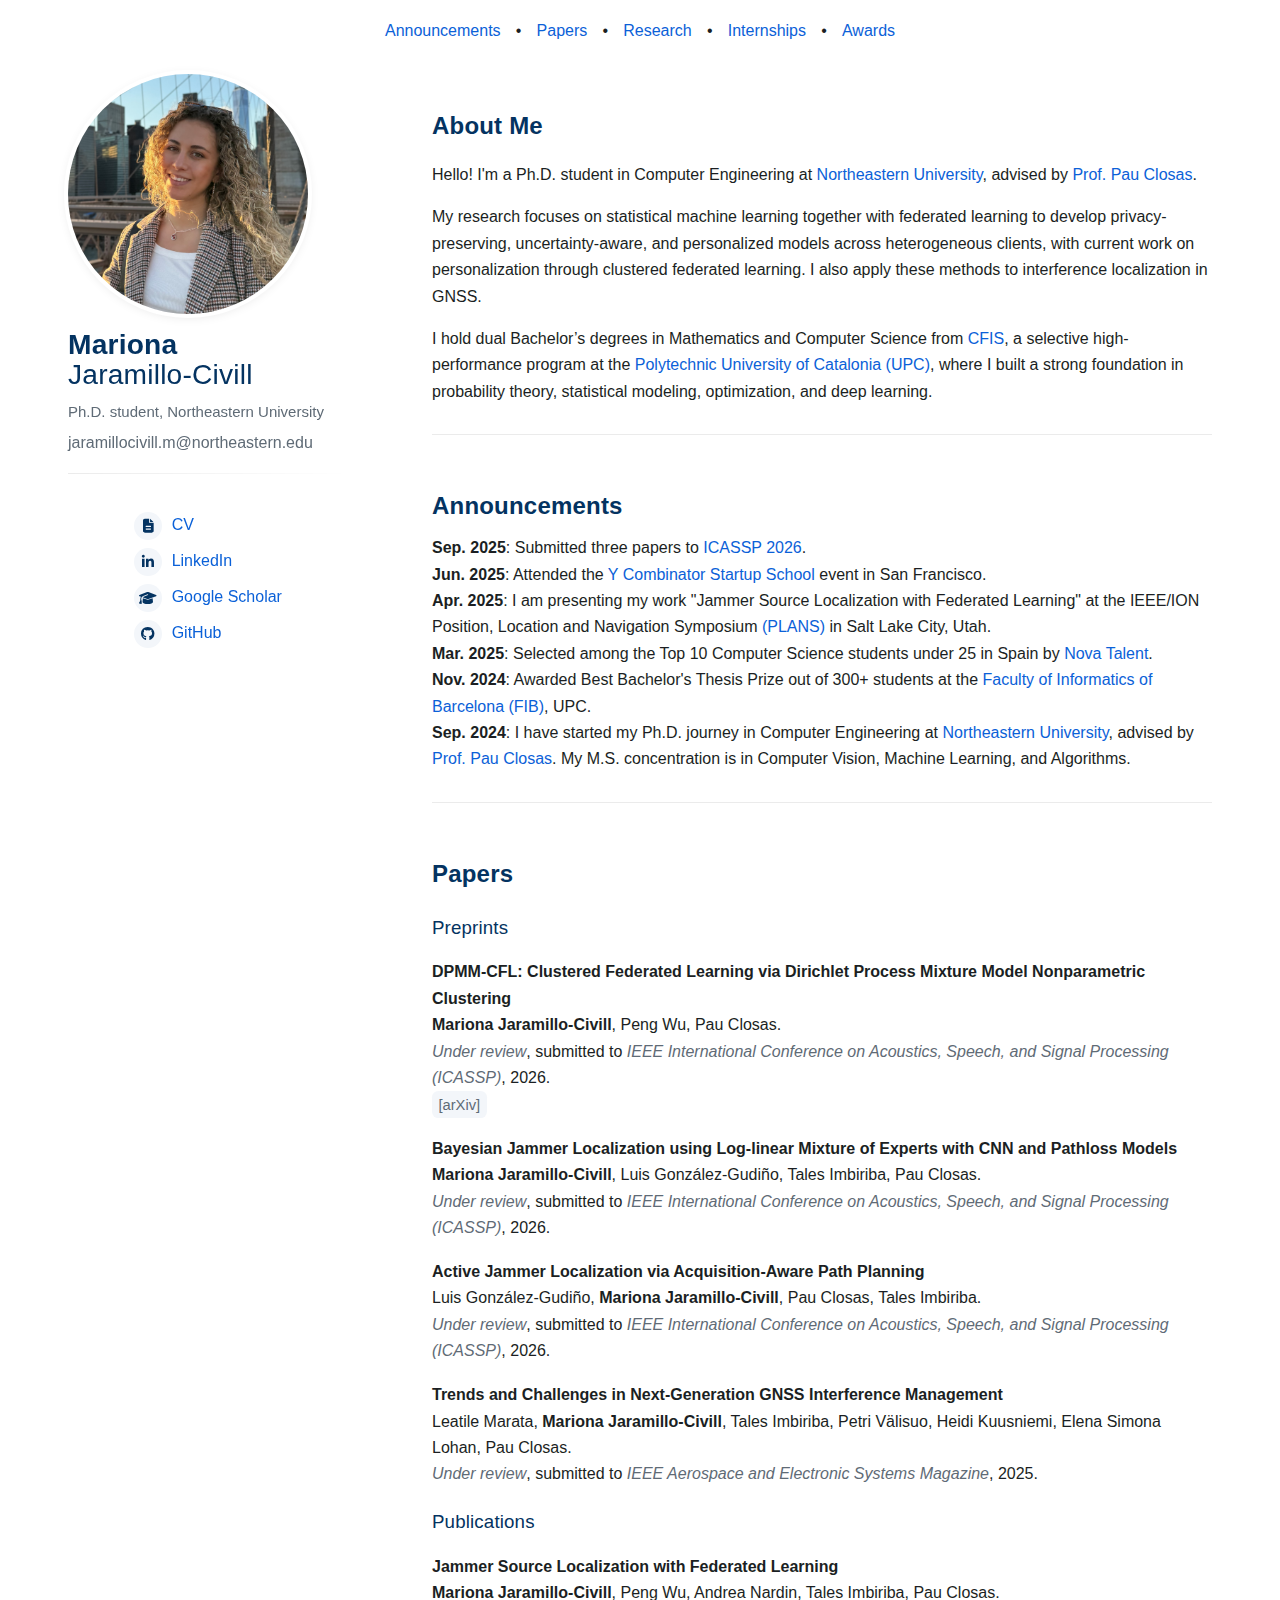
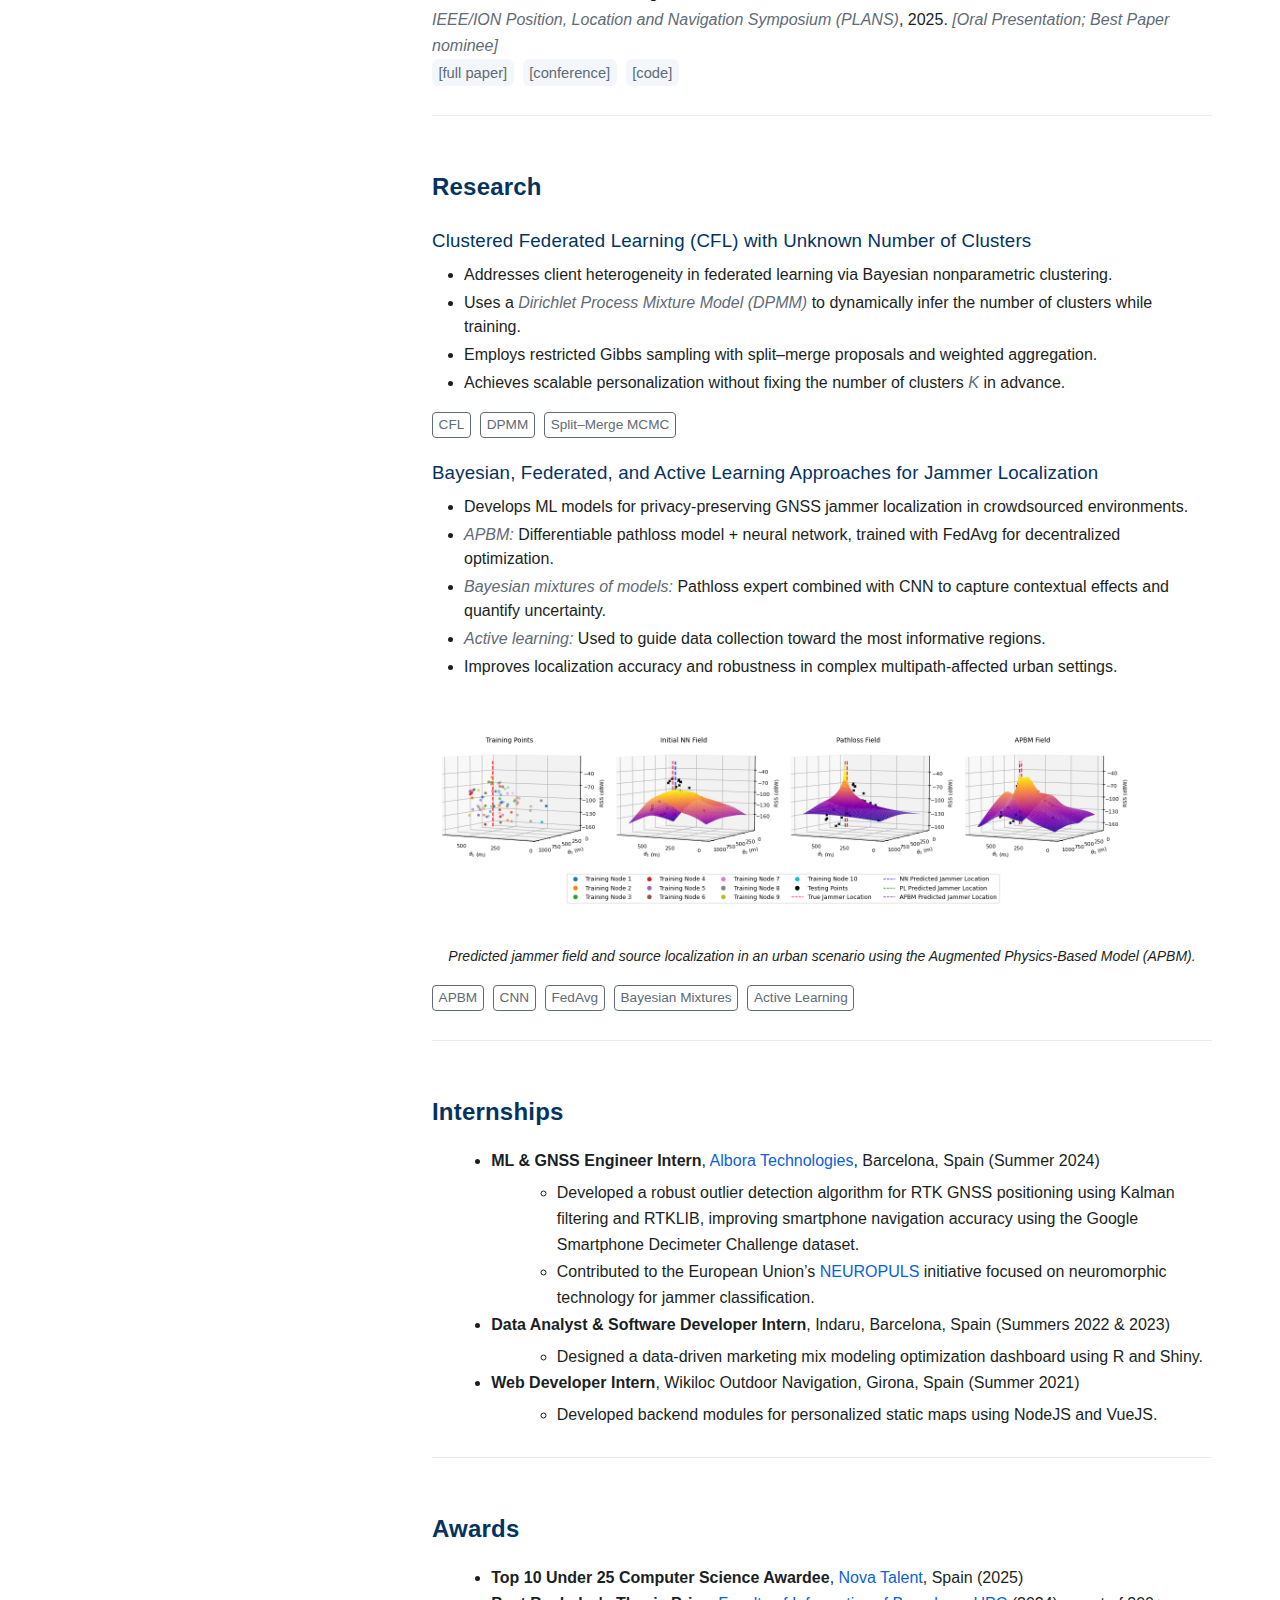
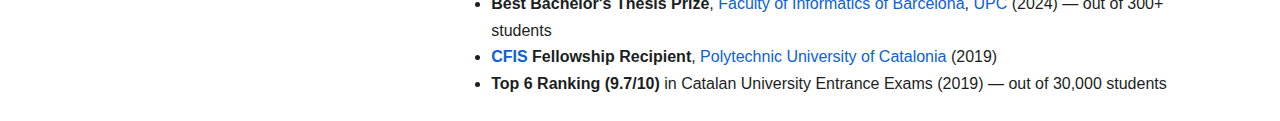
<file: index.html>
<!DOCTYPE html>
<html>
  <head>
    <meta charset="utf-8">
    <title>Mariona Jaramillo Civill</title>
    <meta name="viewport" content="width=device-width, initial-scale=1.0">
    <meta name="description" content="PhD student at Northeastern University | Research on Bayesian ML, Federated Learning, GNSS Security.">
    <meta name="google-site-verification" content="7pKR21rBXH_lNefbEBi4xQZ55go5awud_qvMdrtLZuM" />
    <link rel="stylesheet" href="https://cdnjs.cloudflare.com/ajax/libs/font-awesome/6.5.0/css/all.min.css">
    <link rel="stylesheet" href="css/main.css">
    

  </head>

  <body>
    <nav style="text-align: center; margin-bottom: 30px;">
    <a href="#announcements">Announcements</a> &bull;
    <a href="#papers">Papers</a> &bull;
    <a href="#research">Research</a> &bull;
    <a href="#internships">Internships</a> &bull;
    <a href="#awards">Awards</a>
  </nav>
<div class="layout">
  <aside class="sidebar">
    <div class="sidebar-inner">   <!-- NEW wrapper -->

      <img class="avatar" src="assets/profile_mariona.png" alt="Mariona Jaramillo Civill">

      <h1 class="sidebar-name">
        <span class="line first">Mariona</span>
        <span class="line">Jaramillo-Civill</span>
      </h1>

      <div class="sidebar-meta">Ph.D. student, Northeastern University</div>

      <div class="sidebar-email">
        <a href="mailto:jaramillocivill.m@northeastern.edu">jaramillocivill.m@northeastern.edu</a>
      </div>

      <div class="sidebar-rule" aria-hidden="true"></div>

      <nav class="sidebar-links">
        <ul class="linklist">
          <li>
            <a href="assets/Mariona_Jaramillo_CV.pdf">
              <i class="fa-solid fa-file-lines" aria-hidden="true"></i><span>CV</span>
            </a>
          </li>
          <li>
            <a href="https://www.linkedin.com/in/marionajaramillocivill/">
              <i class="fa-brands fa-linkedin-in" aria-hidden="true"></i><span>LinkedIn</span>
            </a>
          </li>
          <li>
            <a href="https://scholar.google.es/citations?user=XMzm43EAAAAJ&hl=es">
              <i class="fa-solid fa-graduation-cap" aria-hidden="true"></i><span>Google Scholar</span>
            </a>
          </li>
          <li>
            <a href="https://github.com/marionajaramillo2001/">
              <i class="fa-brands fa-github" aria-hidden="true"></i><span>GitHub</span>
            </a>
          </li>
        </ul>
      </nav>

    </div> <!-- /sidebar-inner -->
  </aside>

  <main class="content">

    <div class="section">
      <h2 id="about">About Me</h2>
      <p>
        Hello! I'm a Ph.D. student in Computer Engineering at 
        <a href="https://www.northeastern.edu/">Northeastern University</a>, 
        advised by <a href="https://scholar.google.ca/citations?user=o7bF79sAAAAJ&hl=en">Prof. Pau Closas</a>. 
      </p>
      <p>
        My research focuses on statistical machine learning together with federated learning to develop privacy-preserving, uncertainty-aware, and personalized models across heterogeneous clients, with current work on personalization through clustered federated learning.
        I also apply these methods to interference localization in GNSS.
      </p>
      <p>
        I hold dual Bachelor’s degrees in Mathematics and Computer Science from 
        <a href="https://cfis.upc.edu/ca">CFIS</a>, a selective high-performance program at the 
        <a href="https://www.upc.edu/en?set_language=en">Polytechnic University of Catalonia (UPC)</a>, 
        where I built a strong foundation in probability theory, statistical modeling, optimization, and deep learning.
      </p>
    </div>

    <div class="section">
      <h2 id="announcements">Announcements</h2>
      <b>Sep. 2025</b>: Submitted three papers to <a href="https://2026.ieeeicassp.org/">ICASSP 2026</a>.<br>
      <b>Jun. 2025</b>: Attended the <a href="https://www.startupschool.org/">Y Combinator Startup School</a> event in San Francisco.<br>
      <b>Apr. 2025</b>: I am presenting my work "Jammer Source Localization with Federated Learning" at the IEEE/ION Position, Location and Navigation Symposium <a href="https://www.ion.org/plans/">(PLANS)</a> in Salt Lake City, Utah.<br>
      <b>Mar. 2025</b>: Selected among the Top 10 Computer Science students under 25 in Spain by <a href="https://www.novatalent.com/111/spain"> Nova Talent</a>.<br>
      <b>Nov. 2024</b>: Awarded Best Bachelor's Thesis Prize out of 300+ students at the <a href="https://www.fib.upc.edu/en">Faculty of Informatics of Barcelona (FIB)</a>, UPC.<br>
      <b>Sep. 2024</b>: I have started my Ph.D. journey in Computer Engineering at <a href="https://www.northeastern.edu/">Northeastern University</a>, advised by <a href="https://scholar.google.ca/citations?user=o7bF79sAAAAJ&hl=en">Prof. Pau Closas</a>. My M.S. concentration is in Computer Vision, Machine Learning, and Algorithms.<br>
    </div>

  <div class="section">
    <h2 id="papers">Papers</h2>

    <h3 id="preprints">Preprints</h3>

    <div class="paper">
      <p><strong>DPMM-CFL: Clustered Federated Learning via Dirichlet Process Mixture Model Nonparametric Clustering</strong><br/>
      <span class="authors"><span class="self-author">Mariona Jaramillo-Civill</span>, Peng Wu, Pau Closas.</span><br/>
      <span class="venue-line"><em>Under review</em>, submitted to <em>IEEE International Conference on Acoustics, Speech, and Signal Processing (ICASSP)</em>, 2026.</span><br/>
      <span class="tag">[<a href="https://arxiv.org/abs/2510.07132">arXiv</a>]</span>
      </p>
    </div>

    <div class="paper">
      <p><strong>Bayesian Jammer Localization using Log-linear Mixture of Experts with CNN and Pathloss Models</strong><br/>
      <span class="authors"><span class="self-author">Mariona Jaramillo-Civill</span>, Luis González-Gudiño, Tales Imbiriba, Pau Closas.</span><br/>
      <span class="venue-line"><em>Under review</em>, submitted to <em>IEEE International Conference on Acoustics, Speech, and Signal Processing (ICASSP)</em>, 2026.</span><br/>
      <!-- add link when ready: <span class="tag">[<a href="ARXIV_LINK">arXiv</a>]</span> -->
      </p>
    </div>

    <div class="paper">
      <p><strong>Active Jammer Localization via Acquisition-Aware Path Planning</strong><br/>
      <span class="authors">Luis González-Gudiño, <span class="self-author">Mariona Jaramillo-Civill</span>, Pau Closas, Tales Imbiriba.</span><br/>
      <span class="venue-line"><em>Under review</em>, submitted to <em>IEEE International Conference on Acoustics, Speech, and Signal Processing (ICASSP)</em>, 2026.</span><br/>
      <!-- <span class="tag">[<a href="ARXIV_LINK">arXiv</a>]</span> -->
      </p>
    </div>

    <div class="paper">
      <p><strong>Trends and Challenges in Next-Generation GNSS Interference Management</strong><br/>
      <span class="authors">Leatile Marata, <span class="self-author">Mariona Jaramillo-Civill</span>, Tales Imbiriba, Petri Välisuo, Heidi Kuusniemi, Elena Simona Lohan, Pau Closas.</span><br/>
      <span class="venue-line"><em>Under review</em>, submitted to <em>IEEE Aerospace and Electronic Systems Magazine</em>, 2025.</span><br/>
      <!-- <span class="tag">[<a href="ARXIV_LINK">arXiv</a>]</span> -->
      </p>
    </div>

    <h3 id="publications">Publications</h3>

    <div class="paper">
      <p><strong>Jammer Source Localization with Federated Learning</strong><br/>
      <span class="authors"><span class="self-author">Mariona Jaramillo-Civill</span>, Peng Wu, Andrea Nardin, Tales Imbiriba, Pau Closas.</span><br/>
      <span class="venue-line"><em>IEEE/ION Position, Location and Navigation Symposium (PLANS)</em>, 2025. <em>[Oral Presentation; Best Paper nominee]</em></span><br/>
      <span class="tag">[<a href="https://www.researchgate.net/publication/392639524_Jammer_Source_Localization_with_Federated_Learning">full paper</a>]</span>
      <span class="tag">[<a href="https://ieeexplore.ieee.org/document/11028278">conference</a>]</span>
      <span class="tag">[<a href="https://github.com/marionajaramillo2001/jammerLocalization">code</a>]</span>
      <!-- later: <span class="tag">[<a href="ARXIV_LINK">arXiv</a>]</span> -->
      </p>
    </div>
  </div>

  <div class="section">
    <h2 id="research">Research</h2>

    <div class="paper">
      <h3>Clustered Federated Learning (CFL) with Unknown Number of Clusters</h3>
      <ul>
        <li>Addresses client heterogeneity in federated learning via Bayesian nonparametric clustering.</li>
        <li>Uses a <em>Dirichlet Process Mixture Model (DPMM)</em> to dynamically infer the number of clusters while training.</li>
        <li>Employs restricted Gibbs sampling with split–merge proposals and weighted aggregation.</li>
        <li>Achieves scalable personalization without fixing the number of clusters <em>K</em> in advance.</li>
      </ul>
      <p>
        <span class="keyword">CFL</span>
        <span class="keyword">DPMM</span>
        <span class="keyword">Split–Merge MCMC</span>
      </p>
    </div>

    <div class="paper">
      <h3>Bayesian, Federated, and Active Learning Approaches for Jammer Localization</h3>
      <ul>
        <li>Develops ML models for privacy-preserving GNSS jammer localization in crowdsourced environments.</li>
        <li><em>APBM:</em> Differentiable pathloss model + neural network, trained with FedAvg for decentralized optimization.</li>
        <li><em>Bayesian mixtures of models:</em> Pathloss expert combined with CNN to capture contextual effects and quantify uncertainty.</li>
        <li><em>Active learning:</em> Used to guide data collection toward the most informative regions.</li>
        <li>Improves localization accuracy and robustness in complex multipath-affected urban settings.</li>
      </ul>

      <p style="text-align: center; margin-top: 1rem;">
        <img src="assets/APBM_fig.png" alt="APBM Prediction in Urban Scenario" width="90%">
      </p>
      <p style="text-align: center; font-size: 14px;">
        <i>Predicted jammer field and source localization in an urban scenario using the Augmented Physics-Based Model (APBM).</i>
      </p>

      <p>
        <span class="keyword">APBM</span>
        <span class="keyword">CNN</span>
        <span class="keyword">FedAvg</span>
        <span class="keyword">Bayesian Mixtures</span>
        <span class="keyword">Active Learning</span>
      </p>
    </div>  


  <div class="section">
    <h2 id="internships">Internships</h2>
    <ul>
      <li>
        <strong>ML & GNSS Engineer Intern</strong>, <a href="https://albora.ai/">Albora Technologies</a>, Barcelona, Spain (Summer 2024)
        <ul>
          <li>Developed a robust outlier detection algorithm for RTK GNSS positioning using Kalman filtering and RTKLIB, improving smartphone navigation accuracy using the Google Smartphone Decimeter Challenge dataset.</li>
          <li>Contributed to the European Union’s <a href="https://neuropuls.eu/">NEUROPULS</a> initiative focused on neuromorphic technology for jammer classification.</li>
        </ul>
      </li>

      <li>
        <strong>Data Analyst & Software Developer Intern</strong>, Indaru, Barcelona, Spain (Summers 2022 & 2023)
        <ul>
          <li>Designed a data-driven marketing mix modeling optimization dashboard using R and Shiny.</li>
        </ul>
      </li>

      <li>
        <strong>Web Developer Intern</strong>, Wikiloc Outdoor Navigation, Girona, Spain (Summer 2021)
        <ul>
          <li>Developed backend modules for personalized static maps using NodeJS and VueJS.</li>
        </ul>
      </li>
    </ul>
  </div>

  <div class="section">
    <h2 id="awards">Awards</h2>
    <ul>
      <li><strong>Top 10 Under 25 Computer Science Awardee</strong>, <a href="https://www.novatalent.com/111/spain"> Nova Talent</a>, Spain (2025)</li>
      <li><strong>Best Bachelor's Thesis Prize</strong>, <a href="https://www.fib.upc.edu/en">Faculty of Informatics of Barcelona</a>, <a href="https://www.upc.edu/en?set_language=en">UPC</a> (2024) — out of 300+ students</li>
      <li><strong><a href="https://cfis.upc.edu/ca">CFIS</a> Fellowship Recipient</strong>, <a href="https://www.upc.edu/en?set_language=en">Polytechnic University of Catalonia</a> (2019)</li>
      <li><strong>Top 6 Ranking (9.7/10)</strong> in Catalan University Entrance Exams (2019) — out of 30,000 students</li>
    </ul>
    <script>
      document.addEventListener("DOMContentLoaded", function() {
        const sections = document.querySelectorAll('.section');
      
        function checkVisibility() {
          sections.forEach(section => {
            const rect = section.getBoundingClientRect();
            if (rect.top <= window.innerHeight * 0.9) {
              section.classList.add('visible');
            }
          });
        }
      
        window.addEventListener('scroll', checkVisibility);
        checkVisibility();
      });
      </script>
    </div>
  </main>
  </div> 
  </body>
</html>
</file>
<file: css/main.css>
/* Prevent horizontal scroll issues */
html { 
  overflow-x: hidden; 
  scroll-behavior: smooth;
}

* {
  box-sizing: border-box;
}

/* Colors */
:root{
  --ink:#1b1f23;
  --muted:#5f6b76;
  --accent:#043361;
  --link:#0b61d8;
  --soft:#f3f6fa;
}

/* Base typography */
body {
  font: 400 16px/1.65 -apple-system,BlinkMacSystemFont,"Segoe UI",Roboto,Helvetica,Arial,sans-serif,"Apple Color Emoji","Segoe UI Emoji","Segoe UI Symbol";
  color:var(--ink);
  -webkit-font-smoothing:antialiased;
  text-rendering:optimizeLegibility;
}

h1, h2, h3, h4, h5, h6 {
  font-weight: 500;
}

h2 {
  font-weight:600;
  color:var(--accent);
  margin:2.0rem 0 .6rem;
  letter-spacing:.2px;
}

h3 {
  font-weight:500;
  color:var(--accent);
  margin:1.2rem 0 .4rem;
  letter-spacing:.15px;
}

a { 
  color:var(--link); 
  text-decoration:none;
}

a:hover { 
  text-decoration:underline;
}

/* Media responsive */
img, video, canvas, iframe { 
  display:block; 
  max-width:100%; 
  height:auto;
}

/* Grid fix */
.sidebar, .content { 
  min-width: 0; 
  max-width: 100%;
}

/* Word breaking for long URLs */
.content, nav, .section, .venue-line, .authors {
  overflow-wrap:anywhere; 
  word-break:break-word;
}

/* Top navigation */
nav {
  display: flex;
  flex-wrap: wrap;
  gap: 8px;
  justify-content: center;
  margin:18px 0 26px;
  font-weight:500;
}

nav a { 
  padding:0 .45rem;
}

/* Main layout grid */
.layout {
  width: 100%;
  padding: 0 24px;
  margin: 0 auto;
  display: grid;
  grid-template-columns: 300px minmax(0, 780px);
  gap: 64px;
  justify-content: center;
  max-width: 1200px;
}

.content { 
  max-width: 100%;
  min-width: 0;
}

/* Sidebar */
.sidebar {
  position: sticky;
  top: 24px;
  align-self: start;
  text-align: left;
  max-width: 280px;
}

.avatar {
  width: 240px;
  height: 240px;
  border-radius: 50%;
  object-fit: cover;
  display: block;
  margin: 0 0 16px;
  box-shadow: 0 0 0 4px #fff, 0 2px 12px rgba(0,0,0,.12);
}

/* Name styling */
.sidebar-name { 
  margin: 6px 0 10px; 
  line-height: 1.05; 
  letter-spacing: .2px;
}

.sidebar-name .line {
  display:block; 
  font-weight:400 !important;
  color:var(--accent);
  font-size: clamp(20px, 2.2vw, 30px);
  line-height: 1.05;
  letter-spacing: .2px;
}

.sidebar-name .line.first { 
  font-weight:800 !important;
}

.sidebar-meta { 
  color: var(--muted); 
  margin-top: 10px; 
  font-size: 15px;
}

.sidebar-email { 
  margin-top: 6px;
}

.sidebar-email a { 
  color: var(--muted); 
  text-decoration: none;
}

.sidebar-email a:hover { 
  text-decoration: underline;
}

.sidebar-rule {
  height: 1px;
  background: linear-gradient(90deg, rgba(0,0,0,0.08), rgba(0,0,0,0));
  margin: 16px 0 12px;
}

.linklist {
  list-style: none;
  padding: 0;
  margin: 12px 0 0;
}

.linklist li { 
  margin: 8px 0;
}

.linklist a {
  display: flex;
  align-items: center;
  gap: .6rem;
  text-decoration: none;
  color: var(--link);
  font-weight: 500;
}

.linklist i {
  flex: 0 0 28px;
  width: 28px; 
  height: 28px;
  display: inline-flex; 
  align-items: center; 
  justify-content: center;
  border-radius: 50%;
  background: var(--soft);
  color: var(--accent);
  font-size: 14px;
}

.linklist a:hover span { 
  text-decoration: underline;
}

.linklist a:hover i { 
  background: rgba(4, 51, 97, 0.12);
}

.section {
  margin-top: 1.8rem;
  padding-top: 1.2rem;
  border-top: 0.5px solid rgba(0,0,0,0.08);
}

.section:first-of-type {
  border-top: none;
  padding-top: 0;
}

.section > ul {
  margin-left: 1.2rem;
}

.section ul ul {
  margin-left: 1.6rem;
  margin-top: .35rem;
}

.section ul ul li {
  list-style-type: circle;
}

.section .paper ul {
  margin-left: 1.5rem;
  padding-left: .5rem;
  margin-top: .4rem;
  margin-bottom: .6rem;
}

.section .paper ul li {
  margin-bottom: .25rem;
  line-height: 1.5;
}

.email a { 
  color:var(--muted);
}

.paper { 
  margin:.9rem 0 1.1rem;
}

.paper strong { 
  font-weight:650;
}

.paper em { 
  color:var(--muted);
}

.self-author { 
  font-weight:600;
}

.authors { 
  margin:.2rem 0 .2rem;
}

.venue-line { 
  margin:0;
}

.keyword {
  display:inline-block;
  font-size:.85em;
  padding:.05rem .35rem;
  border:1px solid var(--muted);
  border-radius:.25rem;
  background:transparent;
  color:var(--muted);
  margin-right:.3rem;
}

.tag {
  display:inline-block;
  font-size:.92em;
  padding:.08rem .4rem;
  border-radius:.4rem;
  background:var(--soft);
  color:var(--muted);
  margin-right:.3rem;
}

.tag a { 
  text-decoration:none; 
  color:inherit;
}

/* Mobile */
@media (max-width: 768px) {
  body {
    font-size: 14px;
  }
  
  .layout {
    grid-template-columns: 1fr;
    gap: 20px;
    padding: 16px;
    max-width: 100%;
  }
  
  .sidebar { 
    position: static; 
    max-width: 100%; 
    text-align: center; 
    padding-top: 6px;
  }
  
  .avatar {
    width: 200px;
    height: 200px;
    margin: 0 auto 12px;
  }
  
  .sidebar-name .line { 
    font-size: 32px;
  }
  
  .sidebar-links { 
    margin-top: 14px;
  }
  
  .linklist {
    display: grid;
    grid-template-columns: 1fr 1fr;
    gap: 10px;
    justify-items: center;
    margin: 10px 0 0;
    padding: 0;
  }
  
  .linklist li { 
    margin: 0; 
    width: 100%;
  }
  
  .linklist a {
    justify-content: center;
    gap: .5rem;
    line-height: 1.1;
    padding: 8px 10px;
    border-radius: 10px;
    background: #fff;
    box-shadow: 0 1px 6px rgba(0,0,0,.06);
    font-size: 14px;
  }
  
  .linklist i {
    width: 24px; 
    height: 24px;
    font-size: 12px;
  }
  
  .section {
    border-top: 1px solid rgba(0,0,0,.06);
    padding-top: 16px;
    margin-top: 18px;
  }
  
  .content { 
    width: 100%;
    margin: 0;
    padding: 0;
  }
  
  /* Fix text overflow */
  h2 { 
    font-size: 1.3rem; 
  }
  
  h3 { 
    font-size: 1.1rem; 
  }
  
  .paper, .authors, .venue-line {
    font-size: 14px;
  }
  
  nav {
    margin: 12px 0 20px;
  }
  
  nav a {
    padding: 0 .3rem;
    font-size: 14px;
  }
}

/* Tablet */
@media (min-width: 769px) and (max-width: 1150px) {
  .layout {
    grid-template-columns: 1fr;
    gap: 20px;
    padding: 0 16px;
    max-width: 720px;
  }
  
  .sidebar { 
    position: static; 
    max-width: none; 
    text-align: center; 
    padding-top: 6px;
  }
  
  .avatar {
    width: min(72vw, 360px);
    height: min(72vw, 360px);
    margin: 0 auto 12px;
  }
  
  .sidebar-name .line { 
    font-size: clamp(28px, 10vw, 44px);
  }
  
  .sidebar-links { 
    margin-top: 14px;
  }
  
  .linklist {
    display: grid;
    grid-template-columns: 1fr 1fr;
    gap: 10px 14px;
    justify-items: center;
    margin: 10px 0 0;
    padding: 0;
  }
  
  .linklist li { 
    margin: 0; 
    width: 100%;
  }
  
  .linklist a {
    justify-content: center;
    gap: .5rem;
    line-height: 1.1;
    padding: 8px 10px;
    border-radius: 10px;
    background: #fff;
    box-shadow: 0 1px 6px rgba(0,0,0,.06);
  }
  
  .linklist i {
    width: 26px; 
    height: 26px;
    font-size: 13px;
  }
  
  .section {
    border-top: 1px solid rgba(0,0,0,.06);
    padding-top: 16px;
    margin-top: 18px;
  }
  
  .content { 
    max-width: 720px; 
    margin: 0 auto;
  }
}
</file>
